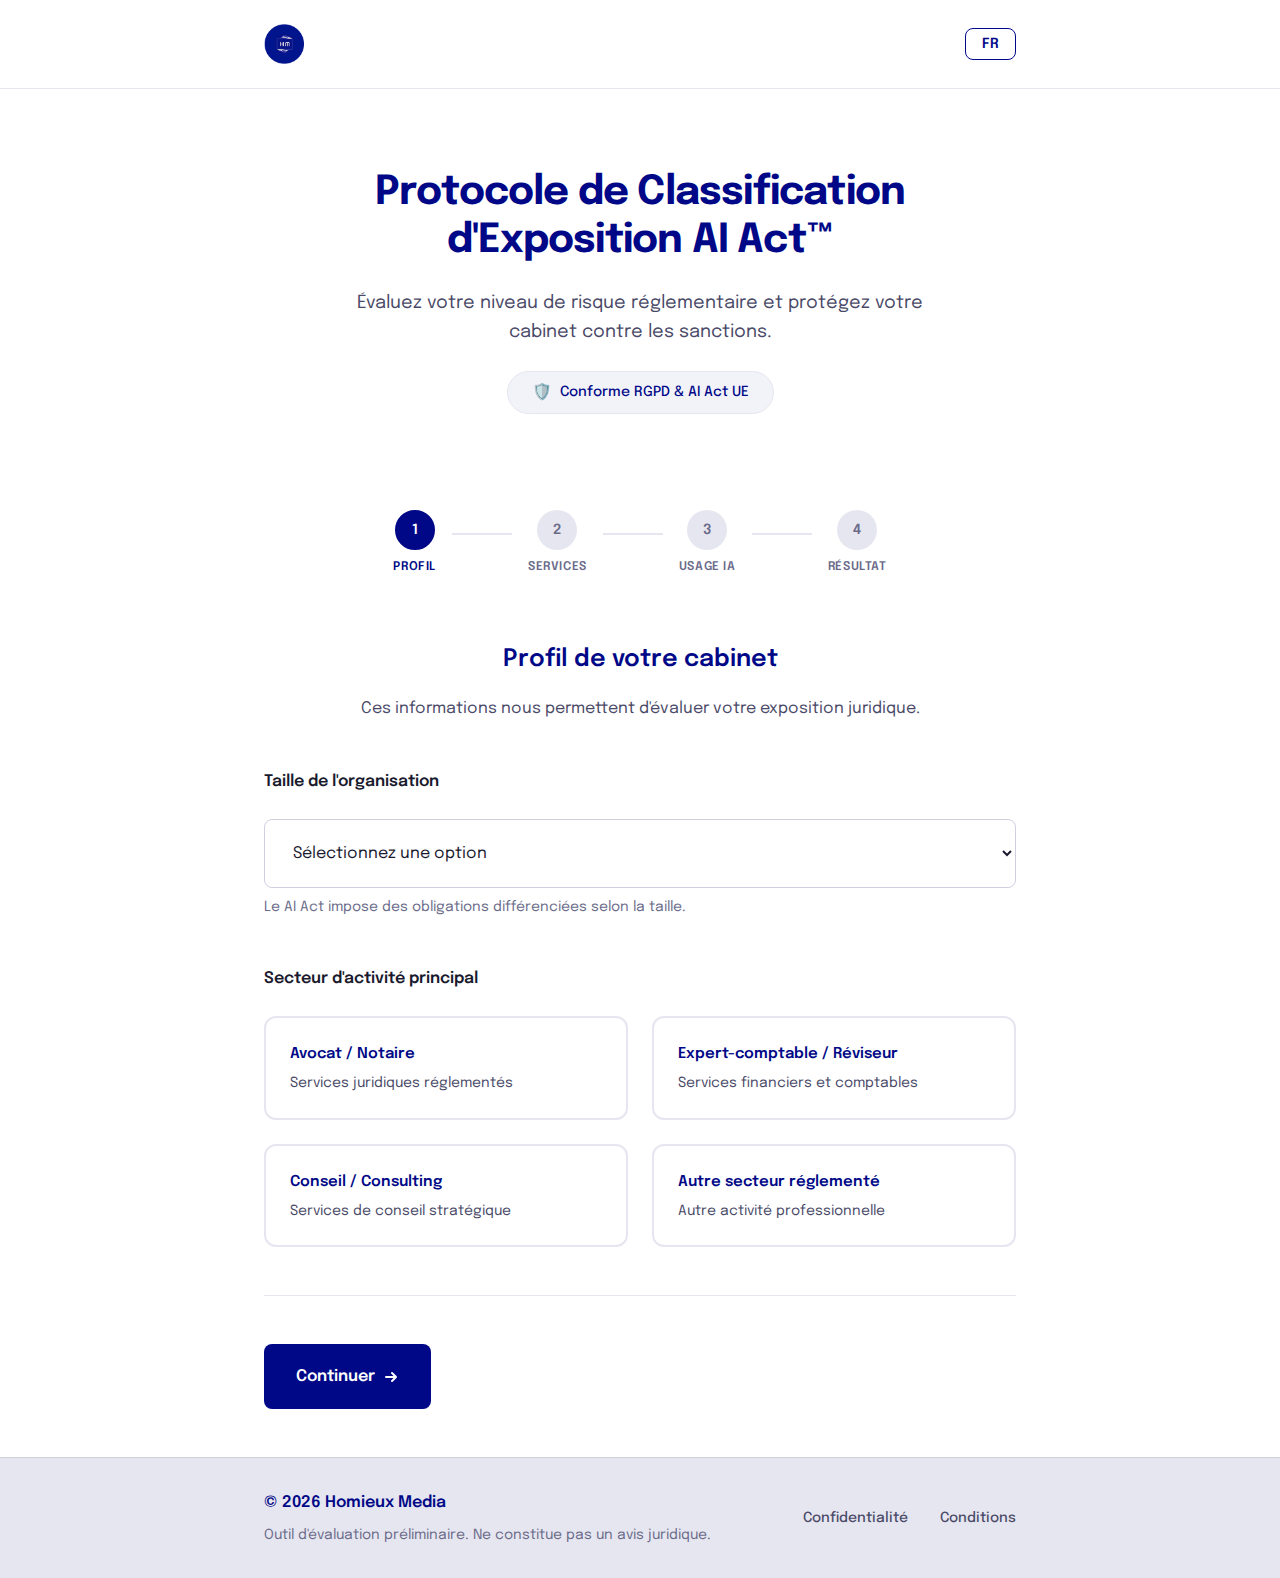
<file: index.html>
<!DOCTYPE html>
<html lang="fr-BE">
<head>
    <meta charset="UTF-8">
    <meta name="viewport" content="width=device-width, initial-scale=1.0">
    <meta name="description" content="Protocole de Classification d'Exposition AI Act - Évaluez votre niveau de risque réglementaire.">
    <title>Protocole AI Act - Évaluation du Risque Réglementaire | Homieux Media</title>
    
    <link rel="preconnect" href="https://fonts.googleapis.com">
    <link rel="preconnect" href="https://fonts.gstatic.com" crossorigin>
    <link href="https://fonts.googleapis.com/css2?family=Epilogue:wght@300;400;500;600;700&display=swap" rel="stylesheet">
    
    <link rel="stylesheet" href="style.css">
</head>
<body>
    <header class="site-header">
        <div class="container">
            <a href="https://homieuxmedia.com" target="_blank" rel="noopener noreferrer" class="logo-link" aria-label="Homieux Media - Retour au site principal">
                <img src="logo-homieux.png" alt="Logo Homieux Media" class="logo">
            </a>
            <nav class="language-nav" aria-label="Sélection de langue">
                <span class="current-lang">FR</span>
            </nav>
        </div>
    </header>

    <main class="main-content">
        <div class="container">
            <div class="hero-section">
                <h1>Protocole de Classification d'Exposition AI Act™</h1>
                <p class="subtitle">Évaluez votre niveau de risque réglementaire et protégez votre cabinet contre les sanctions.</p>
                <div class="compliance-badge">
                    <span class="badge-icon">🛡️</span>
                    <span>Conforme RGPD & AI Act UE</span>
                </div>
            </div>

            <div class="progress-container" role="progressbar" aria-valuenow="1" aria-valuemin="1" aria-valuemax="4" aria-label="Progression de l'évaluation">
                <div class="progress-step active" data-step="1">
                    <div class="step-number">1</div>
                    <div class="step-label">Profil</div>
                </div>
                <div class="progress-bar-segment"></div>
                <div class="progress-step" data-step="2">
                    <div class="step-number">2</div>
                    <div class="step-label">Services</div>
                </div>
                <div class="progress-bar-segment"></div>
                <div class="progress-step" data-step="3">
                    <div class="step-number">3</div>
                    <div class="step-label">Usage IA</div>
                </div>
                <div class="progress-bar-segment"></div>
                <div class="progress-step" data-step="4">
                    <div class="step-number">4</div>
                    <div class="step-label">Résultat</div>
                </div>
            </div>

            <section class="assessment-step active" id="step-1" aria-labelledby="step1-title">
                <div class="step-header">
                    <h2 id="step1-title">Profil de votre cabinet</h2>
                    <p class="step-description">Ces informations nous permettent d'évaluer votre exposition juridique.</p>
                </div>
                
                <div class="form-group">
                    <label for="firm-size" class="form-label">Taille de l'organisation</label>
                    <select id="firm-size" class="form-select" required aria-required="true">
                        <option value="" disabled selected>Sélectionnez une option</option>
                        <option value="small">Moins de 50 employés (PME)</option>
                        <option value="medium">50 à 250 employés</option>
                        <option value="large">Plus de 250 employés</option>
                    </select>
                    <p class="form-help">Le AI Act impose des obligations différenciées selon la taille.</p>
                </div>

                <div class="form-group">
                    <label class="form-label">Secteur d'activité principal</label>
                    <div class="radio-group" role="radiogroup" aria-required="true">
                        <label class="radio-card">
                            <input type="radio" name="sector" value="legal" required>
                            <span class="radio-content">
                                <strong>Avocat / Notaire</strong>
                                <span class="radio-desc">Services juridiques réglementés</span>
                            </span>
                        </label>
                        <label class="radio-card">
                            <input type="radio" name="sector" value="accounting" required>
                            <span class="radio-content">
                                <strong>Expert-comptable / Réviseur</strong>
                                <span class="radio-desc">Services financiers et comptables</span>
                            </span>
                        </label>
                        <label class="radio-card">
                            <input type="radio" name="sector" value="consulting" required>
                            <span class="radio-content">
                                <strong>Conseil / Consulting</strong>
                                <span class="radio-desc">Services de conseil stratégique</span>
                            </span>
                        </label>
                        <label class="radio-card">
                            <input type="radio" name="sector" value="other" required>
                            <span class="radio-content">
                                <strong>Autre secteur réglementé</strong>
                                <span class="radio-desc">Autre activité professionnelle</span>
                            </span>
                        </label>
                    </div>
                </div>

                <div class="form-actions">
                    <button type="button" class="btn btn-primary" onclick="nextStep(1)" aria-label="Passer à l'étape suivante">
                        Continuer
                        <svg width="16" height="16" viewBox="0 0 16 16" fill="none" xmlns="http://www.w3.org/2000/svg" aria-hidden="true">
                            <path d="M3 8H13M13 8L9 4M13 8L9 12" stroke="currentColor" stroke-width="2" stroke-linecap="round" stroke-linejoin="round"/>
                        </svg>
                    </button>
                </div>
            </section>

            <section class="assessment-step" id="step-2" aria-labelledby="step2-title" hidden>
                <div class="step-header">
                    <h2 id="step2-title">Vos services concernés</h2>
                    <p class="step-description">Sélectionnez les services où l'IA pourrait intervenir.</p>
                </div>

                <div class="form-group">
                    <label class="form-label">Services utilisant ou prévoyant l'IA <span class="label-hint">(Plusieurs choix possibles)</span></label>
                    <div class="checkbox-group" role="group" aria-label="Services concernés">
                        <label class="checkbox-card">
                            <input type="checkbox" name="services" value="client-screening">
                            <span class="checkbox-content">
                                <strong>Screening clients & KYC</strong>
                                <span class="checkbox-desc">Vérification automatique d'antécédents</span>
                            </span>
                        </label>
                        <label class="checkbox-card">
                            <input type="checkbox" name="services" value="document-analysis">
                            <span class="checkbox-content">
                                <strong>Analyse de documents juridiques</strong>
                                <span class="checkbox-desc">Revue contractuelle automatisée</span>
                            </span>
                        </label>
                        <label class="checkbox-card">
                            <input type="checkbox" name="services" value="risk-assessment">
                            <span class="checkbox-content">
                                <strong>Évaluation des risques clients</strong>
                                <span class="checkbox-desc">Scoring de risque financier ou juridique</span>
                            </span>
                        </label>
                        <label class="checkbox-card">
                            <input type="checkbox" name="services" value="biometric">
                            <span class="checkbox-content">
                                <strong>Biométrie & reconnaissance</strong>
                                <span class="checkbox-desc">Identification par empreinte, visage, voix</span>
                            </span>
                        </label>
                        <label class="checkbox-card">
                            <input type="checkbox" name="services" value="automated-decision">
                            <span class="checkbox-content">
                                <strong>Prise de décision automatisée</strong>
                                <span class="checkbox-desc">Décisions sans intervention humaine substantielle</span>
                            </span>
                        </label>
                        <label class="checkbox-card">
                            <input type="checkbox" name="services" value="content-generation">
                            <span class="checkbox-content">
                                <strong>Génération de contenu</strong>
                                <span class="checkbox-desc">Rédaction assistée par IA (haute importance)</span>
                            </span>
                        </label>
                    </div>
                </div>

                <div class="form-actions">
                    <button type="button" class="btn btn-secondary" onclick="prevStep(2)" aria-label="Retour à l'étape précédente">
                        <svg width="16" height="16" viewBox="0 0 16 16" fill="none" xmlns="http://www.w3.org/2000/svg" aria-hidden="true">
                            <path d="M13 8H3M3 8L7 4M3 8L7 12" stroke="currentColor" stroke-width="2" stroke-linecap="round" stroke-linejoin="round"/>
                        </svg>
                        Retour
                    </button>
                    <button type="button" class="btn btn-primary" onclick="nextStep(2)" aria-label="Passer à l'étape suivante">
                        Continuer
                        <svg width="16" height="16" viewBox="0 0 16 16" fill="none" xmlns="http://www.w3.org/2000/svg" aria-hidden="true">
                            <path d="M3 8H13M13 8L9 4M13 8L9 12" stroke="currentColor" stroke-width="2" stroke-linecap="round" stroke-linejoin="round"/>
                        </svg>
                    </button>
                </div>
            </section>

            <section class="assessment-step" id="step-3" aria-labelledby="step3-title" hidden>
                <div class="step-header">
                    <h2 id="step3-title">Déclaration d'usage de l'IA</h2>
                    <p class="step-description">Précisez la nature de vos systèmes d'IA actuels ou prévus.</p>
                </div>

                <div class="form-group">
                    <label class="form-label">Type de systèmes d'IA déployés</label>
                    <div class="radio-group" role="radiogroup" aria-required="true">
                        <label class="radio-card">
                            <input type="radio" name="ai-type" value="general" required>
                            <span class="radio-content">
                                <strong>IA généraliste (GPT, Copilot, etc.)</strong>
                                <span class="radio-desc">Outils grand public pour productivité</span>
                            </span>
                        </label>
                        <label class="radio-card">
                            <input type="radio" name="ai-type" value="specialized" required>
                            <span class="radio-content">
                                <strong>IA spécialisée métier</strong>
                                <span class="radio-desc">Solutions dédiées (due diligence, legal tech)</span>
                            </span>
                        </label>
                        <label class="radio-card">
                            <input type="radio" name="ai-type" value="prohibited" required>
                            <span class="radio-content">
                                <strong>Systèmes à haut risque identifiés</strong>
                                <span class="radio-desc">Biométrie, scoring social, manipulation</span>
                            </span>
                        </label>
                        <label class="radio-card">
                            <input type="radio" name="ai-type" value="none" required>
                            <span class="radio-content">
                                <strong>Aucun usage actuel</strong>
                                <span class="radio-desc">Évaluation préventive uniquement</span>
                            </span>
                        </label>
                    </div>
                </div>

                <div class="form-group">
                    <label class="form-label">Niveau d'autonomie décisionnelle</label>
                    <div class="radio-group" role="radiogroup" aria-required="true">
                        <label class="radio-card">
                            <input type="radio" name="autonomy" value="assist" required>
                            <span class="radio-content">
                                <strong>Assistance humaine uniquement</strong>
                                <span class="radio-desc">L'humain garde le contrôle total</span>
                            </span>
                        </label>
                        <label class="radio-card">
                            <input type="radio" name="autonomy" value="recommend" required>
                            <span class="radio-content">
                                <strong>Recommandation avec validation</strong>
                                <span class="radio-desc">L'IA propose, l'humain décide</span>
                            </span>
                        </label>
                        <label class="radio-card">
                            <input type="radio" name="autonomy" value="automated" required>
                            <span class="radio-content">
                                <strong>Décision substantiellement automatisée</strong>
                                <span class="radio-desc">Impact significatif sur les parties</span>
                            </span>
                        </label>
                    </div>
                </div>

                <div class="form-actions">
                    <button type="button" class="btn btn-secondary" onclick="prevStep(3)" aria-label="Retour à l'étape précédente">
                        <svg width="16" height="16" viewBox="0 0 16 16" fill="none" xmlns="http://www.w3.org/2000/svg" aria-hidden="true">
                            <path d="M13 8H3M3 8L7 4M3 8L7 12" stroke="currentColor" stroke-width="2" stroke-linecap="round" stroke-linejoin="round"/>
                        </svg>
                        Retour
                    </button>
                    <button type="button" class="btn btn-primary" onclick="calculateRisk()" aria-label="Calculer le niveau de risque">
                        Évaluer mon exposition
                        <svg width="16" height="16" viewBox="0 0 16 16" fill="none" xmlns="http://www.w3.org/2000/svg" aria-hidden="true">
                            <path d="M8 3V13M3 8H13" stroke="currentColor" stroke-width="2" stroke-linecap="round" stroke-linejoin="round"/>
                        </svg>
                    </button>
                </div>
            </section>

            <section class="assessment-step" id="step-4" aria-labelledby="step4-title" hidden>
                <div class="results-container">
                    <div class="risk-badge" id="risk-badge" role="status" aria-live="polite">
                        <span class="risk-level" id="risk-level">Évaluation en cours...</span>
                        <span class="risk-category" id="risk-category"></span>
                    </div>

                    <div class="results-content">
                        <div class="result-section legal-meaning">
                            <h3>Signification juridique</h3>
                            <p id="legal-meaning-text"></p>
                        </div>

                        <div class="result-section obligations">
                            <h3>Obligations applicables</h3>
                            <ul id="obligations-list" class="obligations-list"></ul>
                        </div>

                        <div class="result-section timeline">
                            <h3>Échéance critique</h3>
                            <div class="timeline-alert">
                                <div class="timeline-icon">⏰</div>
                                <div class="timeline-content">
                                    <p class="timeline-date">2 août 2026</p>
                                    <p class="timeline-desc">Entrée en vigueur des sanctions pour non-conformité</p>
                                    <p class="timeline-countdown" id="countdown"></p>
                                </div>
                            </div>
                        </div>

                        <div class="result-section governance">
                            <h3>Exposition de gouvernance</h3>
                            <p id="governance-text"></p>
                        </div>

                        <div class="result-section strategic">
                            <h3>Implications stratégiques</h3>
                            <p id="strategic-text"></p>
                        </div>
                    </div>

                    <div class="cta-section">
                        <h3>Protégez votre cabinet dès maintenant</h3>
                        <p>Obtenez une analyse approfondie de votre conformité et un plan d'action personnalisé.</p>
                        <a href="https://cal.com/homieux-media/discovery-call-gratuit-discutons-de-vos-defis" target="_blank" rel="noopener noreferrer" class="btn btn-accent btn-large" aria-label="Planifier un appel de découverte gratuit">
                            Planifier un appel de découverte
                            <svg width="20" height="20" viewBox="0 0 20 20" fill="none" xmlns="http://www.w3.org/2000/svg" aria-hidden="true">
                                <path d="M4.167 10h11.666m0 0L10 4.167M15.833 10L10 15.833" stroke="currentColor" stroke-width="2" stroke-linecap="round" stroke-linejoin="round"/>
                            </svg>
                        </a>
                        <p class="cta-note">Appel confidentiel de 15 minutes sans engagement</p>
                    </div>

                    <div class="form-actions">
                        <button type="button" class="btn btn-secondary" onclick="resetAssessment()" aria-label="Recommencer l'évaluation">
                            <svg width="16" height="16" viewBox="0 0 16 16" fill="none" xmlns="http://www.w3.org/2000/svg" aria-hidden="true">
                                <path d="M2 8a6 6 0 0110.24-4.24M14 8a6 6 0 01-10.24 4.24M2 8h12" stroke="currentColor" stroke-width="2" stroke-linecap="round" stroke-linejoin="round"/>
                            </svg>
                            Nouvelle évaluation
                        </button>
                    </div>
                </div>
            </section>
        </div>
    </main>

    <footer class="site-footer">
        <div class="container">
            <div class="footer-content">
                <div class="footer-legal">
                    <p class="copyright">© 2026 Homieux Media</p>
                    <p class="legal-notice">Outil d'évaluation préliminaire. Ne constitue pas un avis juridique.</p>
                </div>
                <div class="footer-links">
                    <a href="https://www.homieuxmedia.com/politique-de-confidentialite" target="_blank" rel="noopener noreferrer">Confidentialité</a>
                    <a href="https://www.homieuxmedia.com/conditions-dutilisation" target="_blank" rel="noopener noreferrer">Conditions</a>
                </div>
            </div>
        </div>
    </footer>

    <script src="script.js"></script>
</body>
</html>
</file>
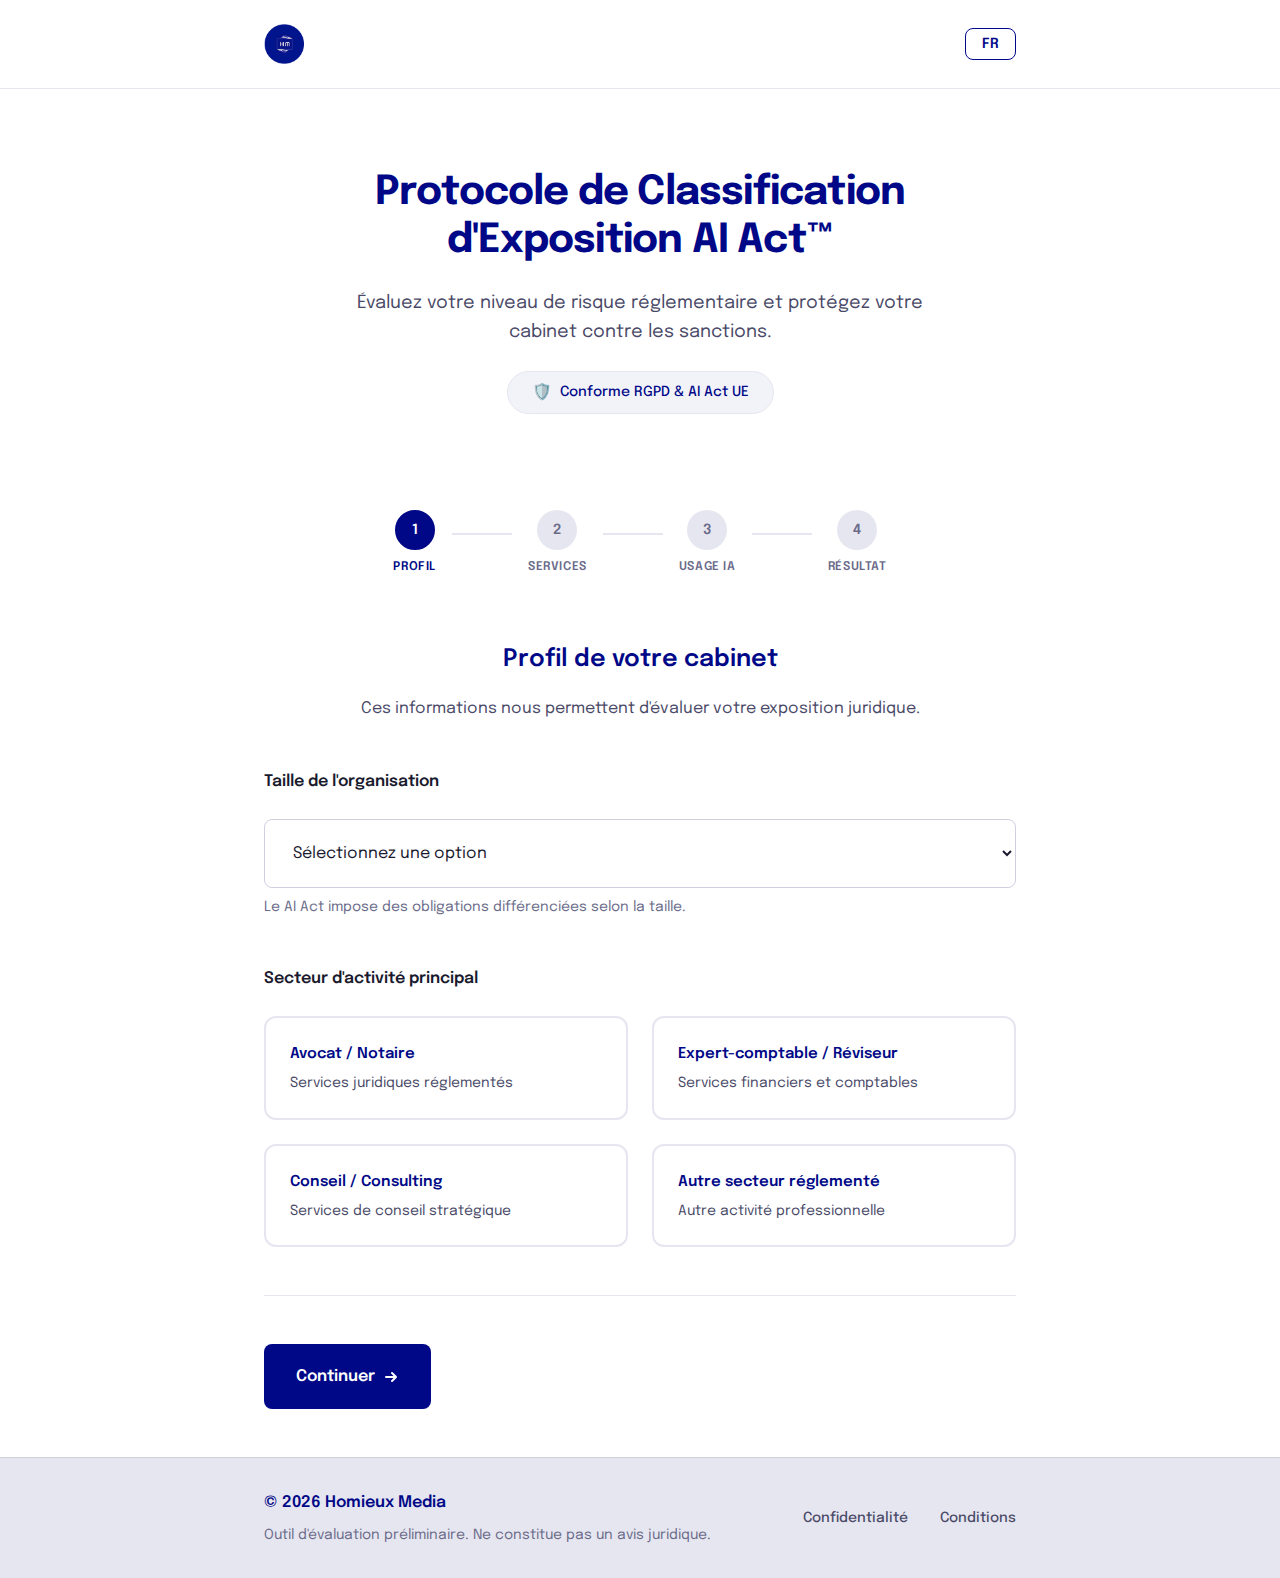
<file: fr/index.html>
<!DOCTYPE html>
<html lang="fr-BE">
<head>
    <meta charset="UTF-8">
    <meta name="viewport" content="width=device-width, initial-scale=1.0">
    <meta name="description" content="Protocole de Classification d'Exposition AI Act - Évaluez votre niveau de risque réglementaire.">
    <title>Protocole AI Act - Évaluation du Risque Réglementaire | Homieux Media</title>
    
    <link rel="preconnect" href="https://fonts.googleapis.com">
    <link rel="preconnect" href="https://fonts.gstatic.com" crossorigin>
    <link href="https://fonts.googleapis.com/css2?family=Epilogue:wght@300;400;500;600;700&display=swap" rel="stylesheet">
    
    <link rel="stylesheet" href="style.css">
</head>
<body>
    <header class="site-header">
        <div class="container">
            <a href="https://homieuxmedia.com" target="_blank" rel="noopener noreferrer" class="logo-link" aria-label="Homieux Media - Retour au site principal">
                <img src="logo-homieux.png" alt="Logo Homieux Media" class="logo">
            </a>
            <nav class="language-nav" aria-label="Sélection de langue">
                <span class="current-lang">FR</span>
            </nav>
        </div>
    </header>

    <main class="main-content">
        <div class="container">
            <div class="hero-section">
                <h1>Protocole de Classification d'Exposition AI Act™</h1>
                <p class="subtitle">Évaluez votre niveau de risque réglementaire et protégez votre cabinet contre les sanctions.</p>
                <div class="compliance-badge">
                    <span class="badge-icon">🛡️</span>
                    <span>Conforme RGPD & AI Act UE</span>
                </div>
            </div>

            <div class="progress-container" role="progressbar" aria-valuenow="1" aria-valuemin="1" aria-valuemax="4" aria-label="Progression de l'évaluation">
                <div class="progress-step active" data-step="1">
                    <div class="step-number">1</div>
                    <div class="step-label">Profil</div>
                </div>
                <div class="progress-bar-segment"></div>
                <div class="progress-step" data-step="2">
                    <div class="step-number">2</div>
                    <div class="step-label">Services</div>
                </div>
                <div class="progress-bar-segment"></div>
                <div class="progress-step" data-step="3">
                    <div class="step-number">3</div>
                    <div class="step-label">Usage IA</div>
                </div>
                <div class="progress-bar-segment"></div>
                <div class="progress-step" data-step="4">
                    <div class="step-number">4</div>
                    <div class="step-label">Résultat</div>
                </div>
            </div>

            <section class="assessment-step active" id="step-1" aria-labelledby="step1-title">
                <div class="step-header">
                    <h2 id="step1-title">Profil de votre cabinet</h2>
                    <p class="step-description">Ces informations nous permettent d'évaluer votre exposition juridique.</p>
                </div>
                
                <div class="form-group">
                    <label for="firm-size" class="form-label">Taille de l'organisation</label>
                    <select id="firm-size" class="form-select" required aria-required="true">
                        <option value="" disabled selected>Sélectionnez une option</option>
                        <option value="small">Moins de 50 employés (PME)</option>
                        <option value="medium">50 à 250 employés</option>
                        <option value="large">Plus de 250 employés</option>
                    </select>
                    <p class="form-help">Le AI Act impose des obligations différenciées selon la taille.</p>
                </div>

                <div class="form-group">
                    <label class="form-label">Secteur d'activité principal</label>
                    <div class="radio-group" role="radiogroup" aria-required="true">
                        <label class="radio-card">
                            <input type="radio" name="sector" value="legal" required>
                            <span class="radio-content">
                                <strong>Avocat / Notaire</strong>
                                <span class="radio-desc">Services juridiques réglementés</span>
                            </span>
                        </label>
                        <label class="radio-card">
                            <input type="radio" name="sector" value="accounting" required>
                            <span class="radio-content">
                                <strong>Expert-comptable / Réviseur</strong>
                                <span class="radio-desc">Services financiers et comptables</span>
                            </span>
                        </label>
                        <label class="radio-card">
                            <input type="radio" name="sector" value="consulting" required>
                            <span class="radio-content">
                                <strong>Conseil / Consulting</strong>
                                <span class="radio-desc">Services de conseil stratégique</span>
                            </span>
                        </label>
                        <label class="radio-card">
                            <input type="radio" name="sector" value="other" required>
                            <span class="radio-content">
                                <strong>Autre secteur réglementé</strong>
                                <span class="radio-desc">Autre activité professionnelle</span>
                            </span>
                        </label>
                    </div>
                </div>

                <div class="form-actions">
                    <button type="button" class="btn btn-primary" onclick="nextStep(1)" aria-label="Passer à l'étape suivante">
                        Continuer
                        <svg width="16" height="16" viewBox="0 0 16 16" fill="none" xmlns="http://www.w3.org/2000/svg" aria-hidden="true">
                            <path d="M3 8H13M13 8L9 4M13 8L9 12" stroke="currentColor" stroke-width="2" stroke-linecap="round" stroke-linejoin="round"/>
                        </svg>
                    </button>
                </div>
            </section>

            <section class="assessment-step" id="step-2" aria-labelledby="step2-title" hidden>
                <div class="step-header">
                    <h2 id="step2-title">Vos services concernés</h2>
                    <p class="step-description">Sélectionnez les services où l'IA pourrait intervenir.</p>
                </div>

                <div class="form-group">
                    <label class="form-label">Services utilisant ou prévoyant l'IA <span class="label-hint">(Plusieurs choix possibles)</span></label>
                    <div class="checkbox-group" role="group" aria-label="Services concernés">
                        <label class="checkbox-card">
                            <input type="checkbox" name="services" value="client-screening">
                            <span class="checkbox-content">
                                <strong>Screening clients & KYC</strong>
                                <span class="checkbox-desc">Vérification automatique d'antécédents</span>
                            </span>
                        </label>
                        <label class="checkbox-card">
                            <input type="checkbox" name="services" value="document-analysis">
                            <span class="checkbox-content">
                                <strong>Analyse de documents juridiques</strong>
                                <span class="checkbox-desc">Revue contractuelle automatisée</span>
                            </span>
                        </label>
                        <label class="checkbox-card">
                            <input type="checkbox" name="services" value="risk-assessment">
                            <span class="checkbox-content">
                                <strong>Évaluation des risques clients</strong>
                                <span class="checkbox-desc">Scoring de risque financier ou juridique</span>
                            </span>
                        </label>
                        <label class="checkbox-card">
                            <input type="checkbox" name="services" value="biometric">
                            <span class="checkbox-content">
                                <strong>Biométrie & reconnaissance</strong>
                                <span class="checkbox-desc">Identification par empreinte, visage, voix</span>
                            </span>
                        </label>
                        <label class="checkbox-card">
                            <input type="checkbox" name="services" value="automated-decision">
                            <span class="checkbox-content">
                                <strong>Prise de décision automatisée</strong>
                                <span class="checkbox-desc">Décisions sans intervention humaine substantielle</span>
                            </span>
                        </label>
                        <label class="checkbox-card">
                            <input type="checkbox" name="services" value="content-generation">
                            <span class="checkbox-content">
                                <strong>Génération de contenu</strong>
                                <span class="checkbox-desc">Rédaction assistée par IA (haute importance)</span>
                            </span>
                        </label>
                    </div>
                </div>

                <div class="form-actions">
                    <button type="button" class="btn btn-secondary" onclick="prevStep(2)" aria-label="Retour à l'étape précédente">
                        <svg width="16" height="16" viewBox="0 0 16 16" fill="none" xmlns="http://www.w3.org/2000/svg" aria-hidden="true">
                            <path d="M13 8H3M3 8L7 4M3 8L7 12" stroke="currentColor" stroke-width="2" stroke-linecap="round" stroke-linejoin="round"/>
                        </svg>
                        Retour
                    </button>
                    <button type="button" class="btn btn-primary" onclick="nextStep(2)" aria-label="Passer à l'étape suivante">
                        Continuer
                        <svg width="16" height="16" viewBox="0 0 16 16" fill="none" xmlns="http://www.w3.org/2000/svg" aria-hidden="true">
                            <path d="M3 8H13M13 8L9 4M13 8L9 12" stroke="currentColor" stroke-width="2" stroke-linecap="round" stroke-linejoin="round"/>
                        </svg>
                    </button>
                </div>
            </section>

            <section class="assessment-step" id="step-3" aria-labelledby="step3-title" hidden>
                <div class="step-header">
                    <h2 id="step3-title">Déclaration d'usage de l'IA</h2>
                    <p class="step-description">Précisez la nature de vos systèmes d'IA actuels ou prévus.</p>
                </div>

                <div class="form-group">
                    <label class="form-label">Type de systèmes d'IA déployés</label>
                    <div class="radio-group" role="radiogroup" aria-required="true">
                        <label class="radio-card">
                            <input type="radio" name="ai-type" value="general" required>
                            <span class="radio-content">
                                <strong>IA généraliste (GPT, Copilot, etc.)</strong>
                                <span class="radio-desc">Outils grand public pour productivité</span>
                            </span>
                        </label>
                        <label class="radio-card">
                            <input type="radio" name="ai-type" value="specialized" required>
                            <span class="radio-content">
                                <strong>IA spécialisée métier</strong>
                                <span class="radio-desc">Solutions dédiées (due diligence, legal tech)</span>
                            </span>
                        </label>
                        <label class="radio-card">
                            <input type="radio" name="ai-type" value="prohibited" required>
                            <span class="radio-content">
                                <strong>Systèmes à haut risque identifiés</strong>
                                <span class="radio-desc">Biométrie, scoring social, manipulation</span>
                            </span>
                        </label>
                        <label class="radio-card">
                            <input type="radio" name="ai-type" value="none" required>
                            <span class="radio-content">
                                <strong>Aucun usage actuel</strong>
                                <span class="radio-desc">Évaluation préventive uniquement</span>
                            </span>
                        </label>
                    </div>
                </div>

                <div class="form-group">
                    <label class="form-label">Niveau d'autonomie décisionnelle</label>
                    <div class="radio-group" role="radiogroup" aria-required="true">
                        <label class="radio-card">
                            <input type="radio" name="autonomy" value="assist" required>
                            <span class="radio-content">
                                <strong>Assistance humaine uniquement</strong>
                                <span class="radio-desc">L'humain garde le contrôle total</span>
                            </span>
                        </label>
                        <label class="radio-card">
                            <input type="radio" name="autonomy" value="recommend" required>
                            <span class="radio-content">
                                <strong>Recommandation avec validation</strong>
                                <span class="radio-desc">L'IA propose, l'humain décide</span>
                            </span>
                        </label>
                        <label class="radio-card">
                            <input type="radio" name="autonomy" value="automated" required>
                            <span class="radio-content">
                                <strong>Décision substantiellement automatisée</strong>
                                <span class="radio-desc">Impact significatif sur les parties</span>
                            </span>
                        </label>
                    </div>
                </div>

                <div class="form-actions">
                    <button type="button" class="btn btn-secondary" onclick="prevStep(3)" aria-label="Retour à l'étape précédente">
                        <svg width="16" height="16" viewBox="0 0 16 16" fill="none" xmlns="http://www.w3.org/2000/svg" aria-hidden="true">
                            <path d="M13 8H3M3 8L7 4M3 8L7 12" stroke="currentColor" stroke-width="2" stroke-linecap="round" stroke-linejoin="round"/>
                        </svg>
                        Retour
                    </button>
                    <button type="button" class="btn btn-primary" onclick="calculateRisk()" aria-label="Calculer le niveau de risque">
                        Évaluer mon exposition
                        <svg width="16" height="16" viewBox="0 0 16 16" fill="none" xmlns="http://www.w3.org/2000/svg" aria-hidden="true">
                            <path d="M8 3V13M3 8H13" stroke="currentColor" stroke-width="2" stroke-linecap="round" stroke-linejoin="round"/>
                        </svg>
                    </button>
                </div>
            </section>

            <section class="assessment-step" id="step-4" aria-labelledby="step4-title" hidden>
                <div class="results-container">
                    <div class="risk-badge" id="risk-badge" role="status" aria-live="polite">
                        <span class="risk-level" id="risk-level">Évaluation en cours...</span>
                        <span class="risk-category" id="risk-category"></span>
                    </div>

                    <div class="results-content">
                        <div class="result-section legal-meaning">
                            <h3>Signification juridique</h3>
                            <p id="legal-meaning-text"></p>
                        </div>

                        <div class="result-section obligations">
                            <h3>Obligations applicables</h3>
                            <ul id="obligations-list" class="obligations-list"></ul>
                        </div>

                        <div class="result-section timeline">
                            <h3>Échéance critique</h3>
                            <div class="timeline-alert">
                                <div class="timeline-icon">⏰</div>
                                <div class="timeline-content">
                                    <p class="timeline-date">2 août 2026</p>
                                    <p class="timeline-desc">Entrée en vigueur des sanctions pour non-conformité</p>
                                    <p class="timeline-countdown" id="countdown"></p>
                                </div>
                            </div>
                        </div>

                        <div class="result-section governance">
                            <h3>Exposition de gouvernance</h3>
                            <p id="governance-text"></p>
                        </div>

                        <div class="result-section strategic">
                            <h3>Implications stratégiques</h3>
                            <p id="strategic-text"></p>
                        </div>
                    </div>

                    <div class="cta-section">
                        <h3>Protégez votre cabinet dès maintenant</h3>
                        <p>Obtenez une analyse approfondie de votre conformité et un plan d'action personnalisé.</p>
                        <a href="https://calendly.com/homieuxmedia/discovery-call-gratuit-discutons-de-vos-defis" target="_blank" rel="noopener noreferrer" class="btn btn-accent btn-large" aria-label="Planifier un appel de découverte gratuit">
                            Planifier un appel de découverte
                            <svg width="20" height="20" viewBox="0 0 20 20" fill="none" xmlns="http://www.w3.org/2000/svg" aria-hidden="true">
                                <path d="M4.167 10h11.666m0 0L10 4.167M15.833 10L10 15.833" stroke="currentColor" stroke-width="2" stroke-linecap="round" stroke-linejoin="round"/>
                            </svg>
                        </a>
                        <p class="cta-note">Appel confidentiel de 30 minutes sans engagement</p>
                    </div>

                    <div class="form-actions">
                        <button type="button" class="btn btn-secondary" onclick="resetAssessment()" aria-label="Recommencer l'évaluation">
                            <svg width="16" height="16" viewBox="0 0 16 16" fill="none" xmlns="http://www.w3.org/2000/svg" aria-hidden="true">
                                <path d="M2 8a6 6 0 0110.24-4.24M14 8a6 6 0 01-10.24 4.24M2 8h12" stroke="currentColor" stroke-width="2" stroke-linecap="round" stroke-linejoin="round"/>
                            </svg>
                            Nouvelle évaluation
                        </button>
                    </div>
                </div>
            </section>
        </div>
    </main>

    <footer class="site-footer">
        <div class="container">
            <div class="footer-content">
                <div class="footer-legal">
                    <p class="copyright">© 2026 Homieux Media</p>
                    <p class="legal-notice">Outil d'évaluation préliminaire. Ne constitue pas un avis juridique.</p>
                </div>
                <div class="footer-links">
                    <a href="https://homieuxmedia.com/privacy" target="_blank" rel="noopener noreferrer">Confidentialité</a>
                    <a href="https://homieuxmedia.com/terms" target="_blank" rel="noopener noreferrer">Conditions</a>
                </div>
            </div>
        </div>
    </footer>

    <script src="script.js"></script>
</body>
</html>
</file>
<file: style.css>
*, *::before, *::after {
    box-sizing: border-box;
    margin: 0;
    padding: 0;
}

:root {
    --primary: #000887;
    --accent: #ED51C2;
    --background: #FFFFFF;
    --text-primary: #1a1a2e;
    --text-secondary: #4a4a68;
    --text-muted: #6b6b8a;
    --border-light: #e6e6f0;
    --border-medium: #d0d0e0;
    --success: #059669;
    --warning: #d97706;
    --danger: #dc2626;
    --info: #2563eb;
    --risk-minimal: #059669;
    --risk-limited: #d97706;
    --risk-high: #dc2626;
    --font-family: 'Epilogue', -apple-system, BlinkMacSystemFont, sans-serif;
    --space-xs: 0.5rem;
    --space-sm: 1rem;
    --space-md: 1.5rem;
    --space-lg: 2rem;
    --space-xl: 3rem;
    --space-2xl: 4rem;
    --container-max: 800px;
    --border-radius: 8px;
    --border-radius-lg: 12px;
    --shadow-sm: 0 1px 2px rgba(0, 8, 135, 0.05);
    --shadow-md: 0 4px 6px rgba(0, 8, 135, 0.07);
    --shadow-lg: 0 10px 25px rgba(0, 8, 135, 0.1);
}

html {
    font-size: 16px;
    -webkit-font-smoothing: antialiased;
    -moz-osx-font-smoothing: grayscale;
}

body {
    font-family: var(--font-family);
    background-color: var(--background);
    color: var(--text-primary);
    line-height: 1.6;
    min-height: 100vh;
    display: flex;
    flex-direction: column;
}

.container {
    max-width: var(--container-max);
    margin: 0 auto;
    padding: 0 var(--space-md);
    width: 100%;
}

.site-header {
    background-color: var(--background);
    border-bottom: 1px solid var(--border-light);
    padding: var(--space-md) 0;
    position: sticky;
    top: 0;
    z-index: 100;
}

.site-header .container {
    display: flex;
    justify-content: space-between;
    align-items: center;
}

.logo-link {
    display: block;
    transition: opacity 0.2s ease;
}

.logo-link:hover {
    opacity: 0.8;
}

.logo {
    height: 40px;
    width: auto;
    display: block;
}

.language-nav {
    font-size: 0.875rem;
    font-weight: 600;
    color: var(--primary);
}

.current-lang {
    padding: var(--space-xs) var(--space-sm);
    border: 1px solid var(--primary);
    border-radius: var(--border-radius);
}

.main-content {
    flex: 1;
    padding: var(--space-xl) 0;
}

.hero-section {
    text-align: center;
    margin-bottom: var(--space-2xl);
    padding: var(--space-lg) 0;
}

.hero-section h1 {
    font-size: clamp(1.75rem, 5vw, 2.5rem);
    font-weight: 700;
    color: var(--primary);
    line-height: 1.2;
    margin-bottom: var(--space-md);
    letter-spacing: -0.02em;
}

.subtitle {
    font-size: 1.125rem;
    color: var(--text-secondary);
    max-width: 600px;
    margin: 0 auto var(--space-md);
    font-weight: 400;
}

.compliance-badge {
    display: inline-flex;
    align-items: center;
    gap: var(--space-xs);
    background-color: rgba(0, 8, 135, 0.05);
    color: var(--primary);
    padding: var(--space-xs) var(--space-md);
    border-radius: 50px;
    font-size: 0.875rem;
    font-weight: 500;
    border: 1px solid var(--border-light);
}

.badge-icon {
    font-size: 1rem;
}

.progress-container {
    display: flex;
    align-items: center;
    justify-content: center;
    margin-bottom: var(--space-2xl);
    padding: 0 var(--space-md);
}

.progress-step {
    display: flex;
    flex-direction: column;
    align-items: center;
    gap: var(--space-xs);
    position: relative;
}

.step-number {
    width: 40px;
    height: 40px;
    border-radius: 50%;
    background-color: var(--border-light);
    color: var(--text-muted);
    display: flex;
    align-items: center;
    justify-content: center;
    font-weight: 600;
    font-size: 0.875rem;
    transition: all 0.3s ease;
    border: 2px solid transparent;
}

.progress-step.active .step-number {
    background-color: var(--primary);
    color: white;
    border-color: var(--primary);
}

.progress-step.completed .step-number {
    background-color: var(--success);
    color: white;
}

.step-label {
    font-size: 0.75rem;
    font-weight: 600;
    color: var(--text-muted);
    text-transform: uppercase;
    letter-spacing: 0.05em;
}

.progress-step.active .step-label {
    color: var(--primary);
}

.progress-bar-segment {
    flex: 1;
    height: 2px;
    background-color: var(--border-light);
    max-width: 60px;
    margin: 0 var(--space-sm);
    position: relative;
    top: -10px;
}

.progress-step.completed + .progress-bar-segment {
    background-color: var(--success);
}

.assessment-step {
    display: none;
    animation: fadeIn 0.4s ease;
}

.assessment-step.active {
    display: block;
}

@keyframes fadeIn {
    from { opacity: 0; transform: translateY(10px); }
    to { opacity: 1; transform: translateY(0); }
}

.step-header {
    margin-bottom: var(--space-xl);
    text-align: center;
}

.step-header h2 {
    font-size: 1.5rem;
    font-weight: 600;
    color: var(--primary);
    margin-bottom: var(--space-sm);
}

.step-description {
    color: var(--text-secondary);
    font-size: 1rem;
}

.form-group {
    margin-bottom: var(--space-xl);
}

.form-label {
    display: block;
    font-weight: 600;
    color: var(--text-primary);
    margin-bottom: var(--space-md);
    font-size: 1rem;
}

.label-hint {
    font-weight: 400;
    color: var(--text-muted);
    font-size: 0.875rem;
}

.form-select {
    width: 100%;
    padding: var(--space-md);
    border: 1px solid var(--border-medium);
    border-radius: var(--border-radius);
    font-family: var(--font-family);
    font-size: 1rem;
    color: var(--text-primary);
    background-color: white;
    cursor: pointer;
    transition: border-color 0.2s ease, box-shadow 0.2s ease;
}

.form-select:focus {
    outline: none;
    border-color: var(--primary);
    box-shadow: 0 0 0 3px rgba(0, 8, 135, 0.1);
}

.form-help {
    margin-top: var(--space-xs);
    font-size: 0.875rem;
    color: var(--text-muted);
}

.radio-group, .checkbox-group {
    display: grid;
    grid-template-columns: 1fr;
    gap: var(--space-md);
}

@media (min-width: 640px) {
    .radio-group, .checkbox-group {
        grid-template-columns: repeat(2, 1fr);
    }
}

.radio-card, .checkbox-card {
    position: relative;
    cursor: pointer;
    display: block;
}

.radio-card input, .checkbox-card input {
    position: absolute;
    opacity: 0;
    width: 0;
    height: 0;
}

.radio-content, .checkbox-content {
    display: block;
    padding: var(--space-md);
    border: 2px solid var(--border-light);
    border-radius: var(--border-radius-lg);
    transition: all 0.2s ease;
    background-color: white;
}

.radio-card:hover .radio-content,
.checkbox-card:hover .checkbox-content {
    border-color: var(--border-medium);
}

.radio-card input:checked + .radio-content,
.checkbox-card input:checked + .checkbox-content {
    border-color: var(--primary);
    background-color: rgba(0, 8, 135, 0.02);
    box-shadow: var(--shadow-md);
}

.radio-content strong, .checkbox-content strong {
    display: block;
    font-weight: 600;
    color: var(--primary);
    margin-bottom: var(--space-xs);
    font-size: 0.9375rem;
}

.radio-desc, .checkbox-desc {
    display: block;
    font-size: 0.875rem;
    color: var(--text-secondary);
    line-height: 1.4;
}

.form-actions {
    display: flex;
    gap: var(--space-md);
    margin-top: var(--space-xl);
    padding-top: var(--space-xl);
    border-top: 1px solid var(--border-light);
}

.form-actions .btn:first-child {
    margin-right: auto;
}

.btn {
    display: inline-flex;
    align-items: center;
    justify-content: center;
    gap: var(--space-xs);
    padding: var(--space-md) var(--space-lg);
    font-family: var(--font-family);
    font-size: 1rem;
    font-weight: 600;
    text-decoration: none;
    border: none;
    border-radius: var(--border-radius);
    cursor: pointer;
    transition: all 0.2s ease;
    white-space: nowrap;
}

.btn-primary {
    background-color: var(--primary);
    color: white;
}

.btn-primary:hover {
    background-color: #000a6b;
    transform: translateY(-1px);
    box-shadow: var(--shadow-md);
}

.btn-secondary {
    background-color: transparent;
    color: var(--text-secondary);
    border: 1px solid var(--border-medium);
}

.btn-secondary:hover {
    background-color: var(--border-light);
    color: var(--text-primary);
}

.btn-accent {
    background-color: var(--accent);
    color: white;
}

.btn-accent:hover {
    background-color: #d946a8;
    transform: translateY(-1px);
    box-shadow: var(--shadow-lg);
}

.btn-large {
    padding: var(--space-md) var(--space-xl);
    font-size: 1.125rem;
}

.btn svg {
    flex-shrink: 0;
}

.results-container {
    max-width: 700px;
    margin: 0 auto;
}

.risk-badge {
    text-align: center;
    padding: var(--space-xl);
    border-radius: var(--border-radius-lg);
    margin-bottom: var(--space-xl);
    background-color: var(--border-light);
    border: 2px solid var(--border-medium);
}

.risk-badge.minimal {
    background-color: rgba(5, 150, 105, 0.1);
    border-color: var(--risk-minimal);
}

.risk-badge.limited {
    background-color: rgba(217, 119, 6, 0.1);
    border-color: var(--risk-limited);
}

.risk-badge.high {
    background-color: rgba(220, 38, 38, 0.1);
    border-color: var(--risk-high);
}

.risk-level {
    display: block;
    font-size: 2rem;
    font-weight: 700;
    margin-bottom: var(--space-xs);
}

.risk-badge.minimal .risk-level { color: var(--risk-minimal); }
.risk-badge.limited .risk-level { color: var(--risk-limited); }
.risk-badge.high .risk-level { color: var(--risk-high); }

.risk-category {
    display: block;
    font-size: 1rem;
    font-weight: 500;
    color: var(--text-secondary);
    text-transform: uppercase;
    letter-spacing: 0.05em;
}

.result-section {
    background-color: white;
    border: 1px solid var(--border-light);
    border-radius: var(--border-radius-lg);
    padding: var(--space-lg);
    margin-bottom: var(--space-lg);
    box-shadow: var(--shadow-sm);
}

.result-section h3 {
    font-size: 1.125rem;
    font-weight: 600;
    color: var(--primary);
    margin-bottom: var(--space-md);
    padding-bottom: var(--space-sm);
    border-bottom: 1px solid var(--border-light);
}

.obligations-list {
    list-style: none;
}

.obligations-list li {
    padding: var(--space-sm) 0;
    padding-left: 1.5rem;
    position: relative;
    border-bottom: 1px solid var(--border-light);
}

.obligations-list li:last-child {
    border-bottom: none;
}

.obligations-list li::before {
    content: "✓";
    position: absolute;
    left: 0;
    color: var(--primary);
    font-weight: 700;
}

.timeline-alert {
    display: flex;
    gap: var(--space-md);
    align-items: flex-start;
    background-color: rgba(237, 81, 194, 0.1);
    padding: var(--space-md);
    border-radius: var(--border-radius);
    border-left: 4px solid var(--accent);
}

.timeline-icon {
    font-size: 1.5rem;
    line-height: 1;
}

.timeline-content {
    flex: 1;
}

.timeline-date {
    font-size: 1.25rem;
    font-weight: 700;
    color: var(--primary);
    margin-bottom: var(--space-xs);
}

.timeline-desc {
    color: var(--text-secondary);
    margin-bottom: var(--space-xs);
}

.timeline-countdown {
    font-weight: 600;
    color: var(--accent);
    font-size: 0.9375rem;
}

.cta-section {
    text-align: center;
    padding: var(--space-xl);
    background-color: var(--primary);
    color: white;
    border-radius: var(--border-radius-lg);
    margin: var(--space-xl) 0;
}

.cta-section h3 {
    font-size: 1.5rem;
    font-weight: 600;
    margin-bottom: var(--space-md);
}

.cta-section p {
    margin-bottom: var(--space-lg);
    opacity: 0.9;
    max-width: 500px;
    margin-left: auto;
    margin-right: auto;
}

.cta-section .btn-accent {
    margin-bottom: var(--space-md);
}

.cta-note {
    font-size: 0.875rem;
    opacity: 0.8;
    margin-bottom: 0 !important;
}

.site-footer {
    background-color: var(--border-light);
    padding: var(--space-lg) 0;
    margin-top: auto;
    border-top: 1px solid var(--border-medium);
}

.footer-content {
    display: flex;
    flex-direction: column;
    gap: var(--space-md);
    text-align: center;
}

@media (min-width: 640px) {
    .footer-content {
        flex-direction: row;
        justify-content: space-between;
        align-items: center;
        text-align: left;
    }
}

.copyright {
    font-weight: 600;
    color: var(--primary);
    margin-bottom: var(--space-xs);
}

.legal-notice {
    font-size: 0.875rem;
    color: var(--text-muted);
}

.footer-links {
    display: flex;
    gap: var(--space-lg);
}

.footer-links a {
    color: var(--text-secondary);
    text-decoration: none;
    font-size: 0.875rem;
    font-weight: 500;
    transition: color 0.2s ease;
}

.footer-links a:hover {
    color: var(--primary);
}

.hidden {
    display: none !important;
}

@media (prefers-reduced-motion: reduce) {
    * {
        animation-duration: 0.01ms !important;
        animation-iteration-count: 1 !important;
        transition-duration: 0.01ms !important;
    }
}

*:focus-visible {
    outline: 2px solid var(--primary);
    outline-offset: 2px;
}

@media print {
    .site-header, .form-actions, .cta-section, .site-footer {
        display: none;
    }
    
    .assessment-step {
        display: block !important;
        page-break-inside: avoid;
    }
}
</file>
<file: fr/style.css>
*, *::before, *::after {
    box-sizing: border-box;
    margin: 0;
    padding: 0;
}

:root {
    --primary: #000887;
    --accent: #ED51C2;
    --background: #FFFFFF;
    --text-primary: #1a1a2e;
    --text-secondary: #4a4a68;
    --text-muted: #6b6b8a;
    --border-light: #e6e6f0;
    --border-medium: #d0d0e0;
    --success: #059669;
    --warning: #d97706;
    --danger: #dc2626;
    --info: #2563eb;
    --risk-minimal: #059669;
    --risk-limited: #d97706;
    --risk-high: #dc2626;
    --font-family: 'Epilogue', -apple-system, BlinkMacSystemFont, sans-serif;
    --space-xs: 0.5rem;
    --space-sm: 1rem;
    --space-md: 1.5rem;
    --space-lg: 2rem;
    --space-xl: 3rem;
    --space-2xl: 4rem;
    --container-max: 800px;
    --border-radius: 8px;
    --border-radius-lg: 12px;
    --shadow-sm: 0 1px 2px rgba(0, 8, 135, 0.05);
    --shadow-md: 0 4px 6px rgba(0, 8, 135, 0.07);
    --shadow-lg: 0 10px 25px rgba(0, 8, 135, 0.1);
}

html {
    font-size: 16px;
    -webkit-font-smoothing: antialiased;
    -moz-osx-font-smoothing: grayscale;
}

body {
    font-family: var(--font-family);
    background-color: var(--background);
    color: var(--text-primary);
    line-height: 1.6;
    min-height: 100vh;
    display: flex;
    flex-direction: column;
}

.container {
    max-width: var(--container-max);
    margin: 0 auto;
    padding: 0 var(--space-md);
    width: 100%;
}

.site-header {
    background-color: var(--background);
    border-bottom: 1px solid var(--border-light);
    padding: var(--space-md) 0;
    position: sticky;
    top: 0;
    z-index: 100;
}

.site-header .container {
    display: flex;
    justify-content: space-between;
    align-items: center;
}

.logo-link {
    display: block;
    transition: opacity 0.2s ease;
}

.logo-link:hover {
    opacity: 0.8;
}

.logo {
    height: 40px;
    width: auto;
    display: block;
}

.language-nav {
    font-size: 0.875rem;
    font-weight: 600;
    color: var(--primary);
}

.current-lang {
    padding: var(--space-xs) var(--space-sm);
    border: 1px solid var(--primary);
    border-radius: var(--border-radius);
}

.main-content {
    flex: 1;
    padding: var(--space-xl) 0;
}

.hero-section {
    text-align: center;
    margin-bottom: var(--space-2xl);
    padding: var(--space-lg) 0;
}

.hero-section h1 {
    font-size: clamp(1.75rem, 5vw, 2.5rem);
    font-weight: 700;
    color: var(--primary);
    line-height: 1.2;
    margin-bottom: var(--space-md);
    letter-spacing: -0.02em;
}

.subtitle {
    font-size: 1.125rem;
    color: var(--text-secondary);
    max-width: 600px;
    margin: 0 auto var(--space-md);
    font-weight: 400;
}

.compliance-badge {
    display: inline-flex;
    align-items: center;
    gap: var(--space-xs);
    background-color: rgba(0, 8, 135, 0.05);
    color: var(--primary);
    padding: var(--space-xs) var(--space-md);
    border-radius: 50px;
    font-size: 0.875rem;
    font-weight: 500;
    border: 1px solid var(--border-light);
}

.badge-icon {
    font-size: 1rem;
}

.progress-container {
    display: flex;
    align-items: center;
    justify-content: center;
    margin-bottom: var(--space-2xl);
    padding: 0 var(--space-md);
}

.progress-step {
    display: flex;
    flex-direction: column;
    align-items: center;
    gap: var(--space-xs);
    position: relative;
}

.step-number {
    width: 40px;
    height: 40px;
    border-radius: 50%;
    background-color: var(--border-light);
    color: var(--text-muted);
    display: flex;
    align-items: center;
    justify-content: center;
    font-weight: 600;
    font-size: 0.875rem;
    transition: all 0.3s ease;
    border: 2px solid transparent;
}

.progress-step.active .step-number {
    background-color: var(--primary);
    color: white;
    border-color: var(--primary);
}

.progress-step.completed .step-number {
    background-color: var(--success);
    color: white;
}

.step-label {
    font-size: 0.75rem;
    font-weight: 600;
    color: var(--text-muted);
    text-transform: uppercase;
    letter-spacing: 0.05em;
}

.progress-step.active .step-label {
    color: var(--primary);
}

.progress-bar-segment {
    flex: 1;
    height: 2px;
    background-color: var(--border-light);
    max-width: 60px;
    margin: 0 var(--space-sm);
    position: relative;
    top: -10px;
}

.progress-step.completed + .progress-bar-segment {
    background-color: var(--success);
}

.assessment-step {
    display: none;
    animation: fadeIn 0.4s ease;
}

.assessment-step.active {
    display: block;
}

@keyframes fadeIn {
    from { opacity: 0; transform: translateY(10px); }
    to { opacity: 1; transform: translateY(0); }
}

.step-header {
    margin-bottom: var(--space-xl);
    text-align: center;
}

.step-header h2 {
    font-size: 1.5rem;
    font-weight: 600;
    color: var(--primary);
    margin-bottom: var(--space-sm);
}

.step-description {
    color: var(--text-secondary);
    font-size: 1rem;
}

.form-group {
    margin-bottom: var(--space-xl);
}

.form-label {
    display: block;
    font-weight: 600;
    color: var(--text-primary);
    margin-bottom: var(--space-md);
    font-size: 1rem;
}

.label-hint {
    font-weight: 400;
    color: var(--text-muted);
    font-size: 0.875rem;
}

.form-select {
    width: 100%;
    padding: var(--space-md);
    border: 1px solid var(--border-medium);
    border-radius: var(--border-radius);
    font-family: var(--font-family);
    font-size: 1rem;
    color: var(--text-primary);
    background-color: white;
    cursor: pointer;
    transition: border-color 0.2s ease, box-shadow 0.2s ease;
}

.form-select:focus {
    outline: none;
    border-color: var(--primary);
    box-shadow: 0 0 0 3px rgba(0, 8, 135, 0.1);
}

.form-help {
    margin-top: var(--space-xs);
    font-size: 0.875rem;
    color: var(--text-muted);
}

.radio-group, .checkbox-group {
    display: grid;
    grid-template-columns: 1fr;
    gap: var(--space-md);
}

@media (min-width: 640px) {
    .radio-group, .checkbox-group {
        grid-template-columns: repeat(2, 1fr);
    }
}

.radio-card, .checkbox-card {
    position: relative;
    cursor: pointer;
    display: block;
}

.radio-card input, .checkbox-card input {
    position: absolute;
    opacity: 0;
    width: 0;
    height: 0;
}

.radio-content, .checkbox-content {
    display: block;
    padding: var(--space-md);
    border: 2px solid var(--border-light);
    border-radius: var(--border-radius-lg);
    transition: all 0.2s ease;
    background-color: white;
}

.radio-card:hover .radio-content,
.checkbox-card:hover .checkbox-content {
    border-color: var(--border-medium);
}

.radio-card input:checked + .radio-content,
.checkbox-card input:checked + .checkbox-content {
    border-color: var(--primary);
    background-color: rgba(0, 8, 135, 0.02);
    box-shadow: var(--shadow-md);
}

.radio-content strong, .checkbox-content strong {
    display: block;
    font-weight: 600;
    color: var(--primary);
    margin-bottom: var(--space-xs);
    font-size: 0.9375rem;
}

.radio-desc, .checkbox-desc {
    display: block;
    font-size: 0.875rem;
    color: var(--text-secondary);
    line-height: 1.4;
}

.form-actions {
    display: flex;
    gap: var(--space-md);
    margin-top: var(--space-xl);
    padding-top: var(--space-xl);
    border-top: 1px solid var(--border-light);
}

.form-actions .btn:first-child {
    margin-right: auto;
}

.btn {
    display: inline-flex;
    align-items: center;
    justify-content: center;
    gap: var(--space-xs);
    padding: var(--space-md) var(--space-lg);
    font-family: var(--font-family);
    font-size: 1rem;
    font-weight: 600;
    text-decoration: none;
    border: none;
    border-radius: var(--border-radius);
    cursor: pointer;
    transition: all 0.2s ease;
    white-space: nowrap;
}

.btn-primary {
    background-color: var(--primary);
    color: white;
}

.btn-primary:hover {
    background-color: #000a6b;
    transform: translateY(-1px);
    box-shadow: var(--shadow-md);
}

.btn-secondary {
    background-color: transparent;
    color: var(--text-secondary);
    border: 1px solid var(--border-medium);
}

.btn-secondary:hover {
    background-color: var(--border-light);
    color: var(--text-primary);
}

.btn-accent {
    background-color: var(--accent);
    color: white;
}

.btn-accent:hover {
    background-color: #d946a8;
    transform: translateY(-1px);
    box-shadow: var(--shadow-lg);
}

.btn-large {
    padding: var(--space-md) var(--space-xl);
    font-size: 1.125rem;
}

.btn svg {
    flex-shrink: 0;
}

.results-container {
    max-width: 700px;
    margin: 0 auto;
}

.risk-badge {
    text-align: center;
    padding: var(--space-xl);
    border-radius: var(--border-radius-lg);
    margin-bottom: var(--space-xl);
    background-color: var(--border-light);
    border: 2px solid var(--border-medium);
}

.risk-badge.minimal {
    background-color: rgba(5, 150, 105, 0.1);
    border-color: var(--risk-minimal);
}

.risk-badge.limited {
    background-color: rgba(217, 119, 6, 0.1);
    border-color: var(--risk-limited);
}

.risk-badge.high {
    background-color: rgba(220, 38, 38, 0.1);
    border-color: var(--risk-high);
}

.risk-level {
    display: block;
    font-size: 2rem;
    font-weight: 700;
    margin-bottom: var(--space-xs);
}

.risk-badge.minimal .risk-level { color: var(--risk-minimal); }
.risk-badge.limited .risk-level { color: var(--risk-limited); }
.risk-badge.high .risk-level { color: var(--risk-high); }

.risk-category {
    display: block;
    font-size: 1rem;
    font-weight: 500;
    color: var(--text-secondary);
    text-transform: uppercase;
    letter-spacing: 0.05em;
}

.result-section {
    background-color: white;
    border: 1px solid var(--border-light);
    border-radius: var(--border-radius-lg);
    padding: var(--space-lg);
    margin-bottom: var(--space-lg);
    box-shadow: var(--shadow-sm);
}

.result-section h3 {
    font-size: 1.125rem;
    font-weight: 600;
    color: var(--primary);
    margin-bottom: var(--space-md);
    padding-bottom: var(--space-sm);
    border-bottom: 1px solid var(--border-light);
}

.obligations-list {
    list-style: none;
}

.obligations-list li {
    padding: var(--space-sm) 0;
    padding-left: 1.5rem;
    position: relative;
    border-bottom: 1px solid var(--border-light);
}

.obligations-list li:last-child {
    border-bottom: none;
}

.obligations-list li::before {
    content: "✓";
    position: absolute;
    left: 0;
    color: var(--primary);
    font-weight: 700;
}

.timeline-alert {
    display: flex;
    gap: var(--space-md);
    align-items: flex-start;
    background-color: rgba(237, 81, 194, 0.1);
    padding: var(--space-md);
    border-radius: var(--border-radius);
    border-left: 4px solid var(--accent);
}

.timeline-icon {
    font-size: 1.5rem;
    line-height: 1;
}

.timeline-content {
    flex: 1;
}

.timeline-date {
    font-size: 1.25rem;
    font-weight: 700;
    color: var(--primary);
    margin-bottom: var(--space-xs);
}

.timeline-desc {
    color: var(--text-secondary);
    margin-bottom: var(--space-xs);
}

.timeline-countdown {
    font-weight: 600;
    color: var(--accent);
    font-size: 0.9375rem;
}

.cta-section {
    text-align: center;
    padding: var(--space-xl);
    background-color: var(--primary);
    color: white;
    border-radius: var(--border-radius-lg);
    margin: var(--space-xl) 0;
}

.cta-section h3 {
    font-size: 1.5rem;
    font-weight: 600;
    margin-bottom: var(--space-md);
}

.cta-section p {
    margin-bottom: var(--space-lg);
    opacity: 0.9;
    max-width: 500px;
    margin-left: auto;
    margin-right: auto;
}

.cta-section .btn-accent {
    margin-bottom: var(--space-md);
}

.cta-note {
    font-size: 0.875rem;
    opacity: 0.8;
    margin-bottom: 0 !important;
}

.site-footer {
    background-color: var(--border-light);
    padding: var(--space-lg) 0;
    margin-top: auto;
    border-top: 1px solid var(--border-medium);
}

.footer-content {
    display: flex;
    flex-direction: column;
    gap: var(--space-md);
    text-align: center;
}

@media (min-width: 640px) {
    .footer-content {
        flex-direction: row;
        justify-content: space-between;
        align-items: center;
        text-align: left;
    }
}

.copyright {
    font-weight: 600;
    color: var(--primary);
    margin-bottom: var(--space-xs);
}

.legal-notice {
    font-size: 0.875rem;
    color: var(--text-muted);
}

.footer-links {
    display: flex;
    gap: var(--space-lg);
}

.footer-links a {
    color: var(--text-secondary);
    text-decoration: none;
    font-size: 0.875rem;
    font-weight: 500;
    transition: color 0.2s ease;
}

.footer-links a:hover {
    color: var(--primary);
}

.hidden {
    display: none !important;
}

@media (prefers-reduced-motion: reduce) {
    * {
        animation-duration: 0.01ms !important;
        animation-iteration-count: 1 !important;
        transition-duration: 0.01ms !important;
    }
}

*:focus-visible {
    outline: 2px solid var(--primary);
    outline-offset: 2px;
}

@media print {
    .site-header, .form-actions, .cta-section, .site-footer {
        display: none;
    }
    
    .assessment-step {
        display: block !important;
        page-break-inside: avoid;
    }
}
</file>
